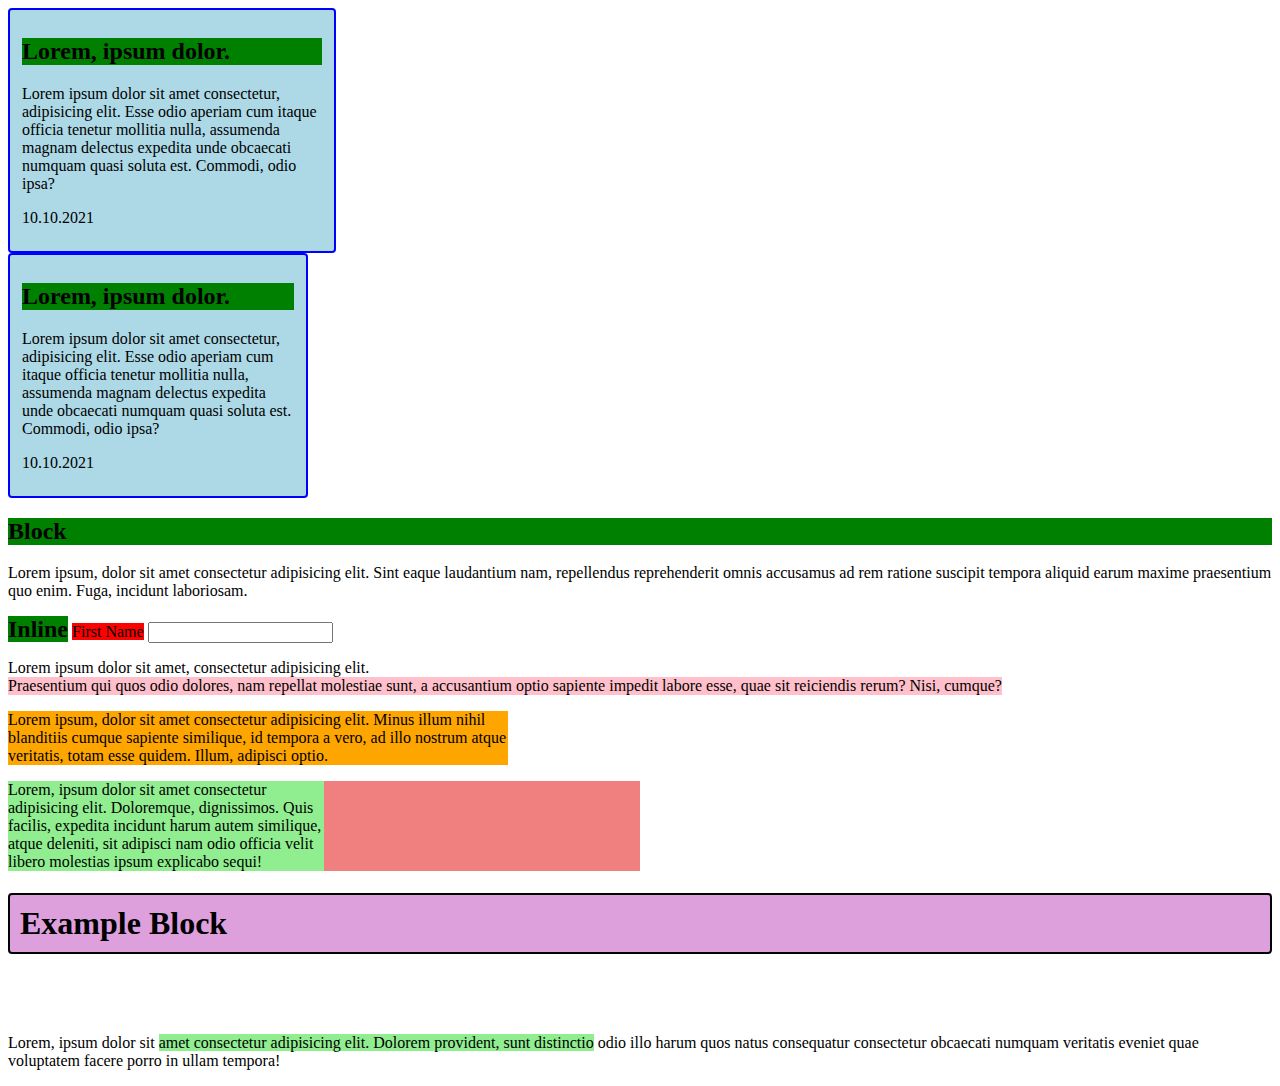
<file: box-model/index.html>
<!DOCTYPE html>
<html lang="en">
<head>
    <meta charset="UTF-8">
    <meta name="viewport" content="width=device-width, initial-scale=1.0">
    <title>Document</title>
    <link rel="stylesheet" href="style.css">
</head>
<body>

<div class="card">
    <h2>Lorem, ipsum dolor.</h2>
    <p>Lorem ipsum dolor sit amet consectetur, adipisicing elit. Esse odio aperiam cum itaque officia tenetur mollitia nulla, assumenda magnam delectus expedita unde obcaecati numquam quasi soluta est. Commodi, odio ipsa?</p>
    <p class="date">10.10.2021</p>
</div>


<div class="card fixed">
    <h2>Lorem, ipsum dolor.</h2>
    <p>Lorem ipsum dolor sit amet consectetur, adipisicing elit. Esse odio aperiam cum itaque officia tenetur mollitia nulla, assumenda magnam delectus expedita unde obcaecati numquam quasi soluta est. Commodi, odio ipsa?</p>
    <p class="date">10.10.2021</p>
</div>









    
    <h2>Block</h2>
    <p>
        <block>Lorem ipsum, dolor sit amet consectetur adipisicing elit. Sint eaque laudantium nam, repellendus reprehenderit omnis accusamus ad rem ratione suscipit tempora aliquid earum maxime praesentium quo enim. Fuga, incidunt laboriosam.</block>
    </p>   


    <h2 class="inline-heading" >Inline</h2>
    <label for="name">First Name</label>
    <input id="name" type="text">

<p class="text">Lorem ipsum dolor sit amet, consectetur adipisicing elit. <span class="inline">Praesentium qui quos odio dolores, nam repellat molestiae sunt, a accusantium optio sapiente impedit labore esse, quae sit reiciendis rerum? Nisi, cumque?</span> </p>


<p class="block">Lorem ipsum, dolor sit amet consectetur adipisicing elit. Minus illum nihil blanditiis cumque sapiente similique, id tempora a vero, ad illo nostrum atque veritatis, totam esse quidem. Illum, adipisci optio.</p>

<div class="half-container">
    <p class="half-text">Lorem, ipsum dolor sit amet consectetur adipisicing elit. Doloremque, dignissimos. Quis facilis, expedita incidunt harum autem similique, atque deleniti, sit adipisci nam odio officia velit libero molestias ipsum explicabo sequi!</p>
</div>

<h1 class="secondBlockExample">Example Block</h1>


<p>Lorem, ipsum dolor sit <span class="secondInlineExample">amet consectetur adipisicing elit. Dolorem provident, sunt distinctio</span> odio illo harum quos natus consequatur consectetur obcaecati numquam veritatis eveniet quae voluptatem facere porro in ullam tempora!</p>

</body>
</html>
</file>
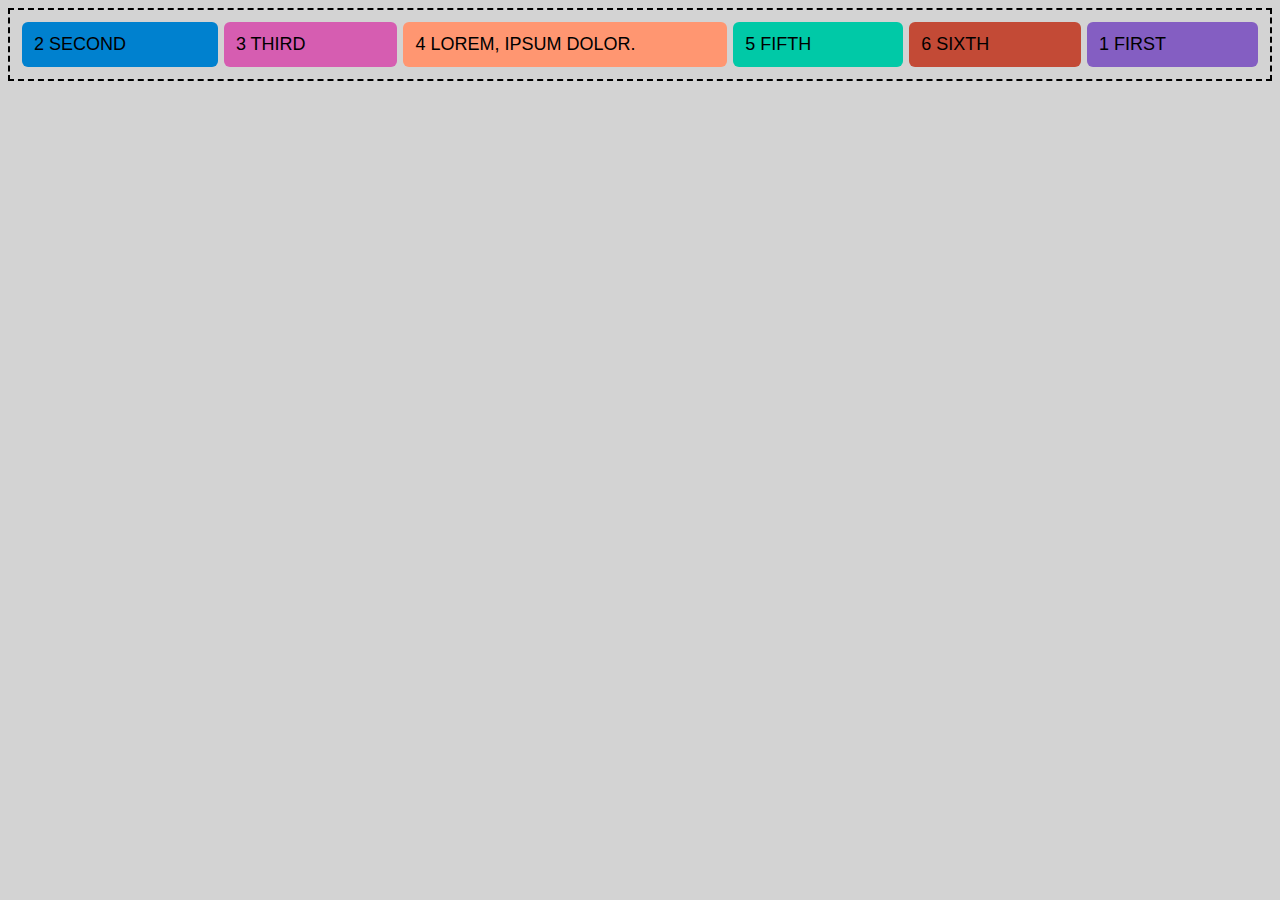
<file: flex/index.html>
<!DOCTYPE html>
<html lang="en">
<head>
    <meta charset="UTF-8">
    <meta name="viewport" content="width=device-width, initial-scale=1.0">
    <title>Document</title>
    <link rel="stylesheet" href="style.css">
</head>
<body>
    <section class="container">
        <div class="item">1 First</div>
        <div class="item">2 Second</div>
        <div class="item">3 Third</div>
        <div class="item">4 Lorem, ipsum dolor.</div>
        <div class="item">5 Fifth</div>
        <div class="item">6 Sixth</div>
    </section>
    
</body>
</html>
</file>
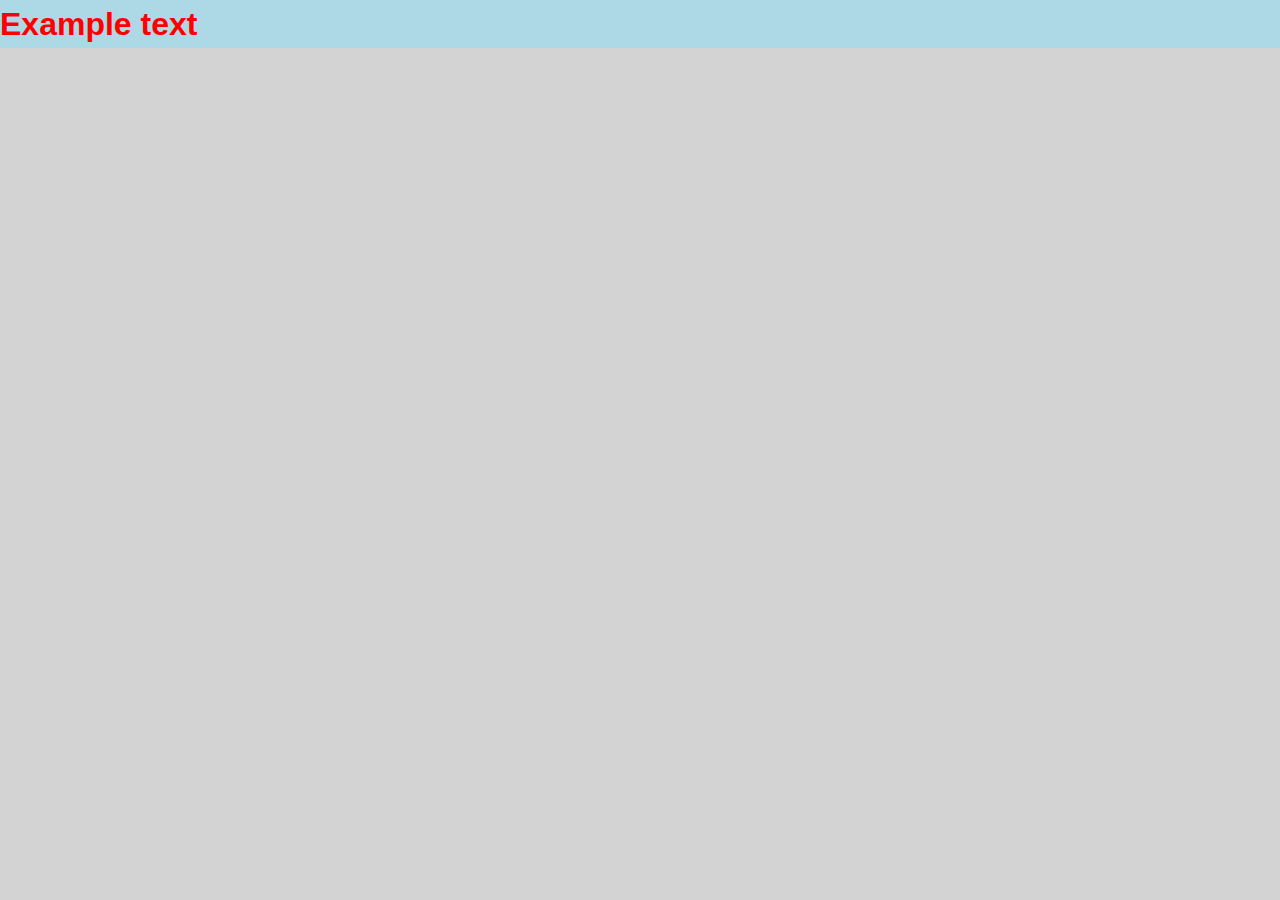
<file: media-queries/index.html>
<!DOCTYPE html>
<html lang="en">
<head>
    <meta charset="UTF-8">
    <meta name="viewport" content="width=device-width, initial-scale=1.0">
    <title>Document</title>
    <link rel="stylesheet" href="reset.css">
    <link rel="stylesheet" href="style.css">
</head>
<body>
    <h1>Example text</h1>
</body>
</html>
</file>
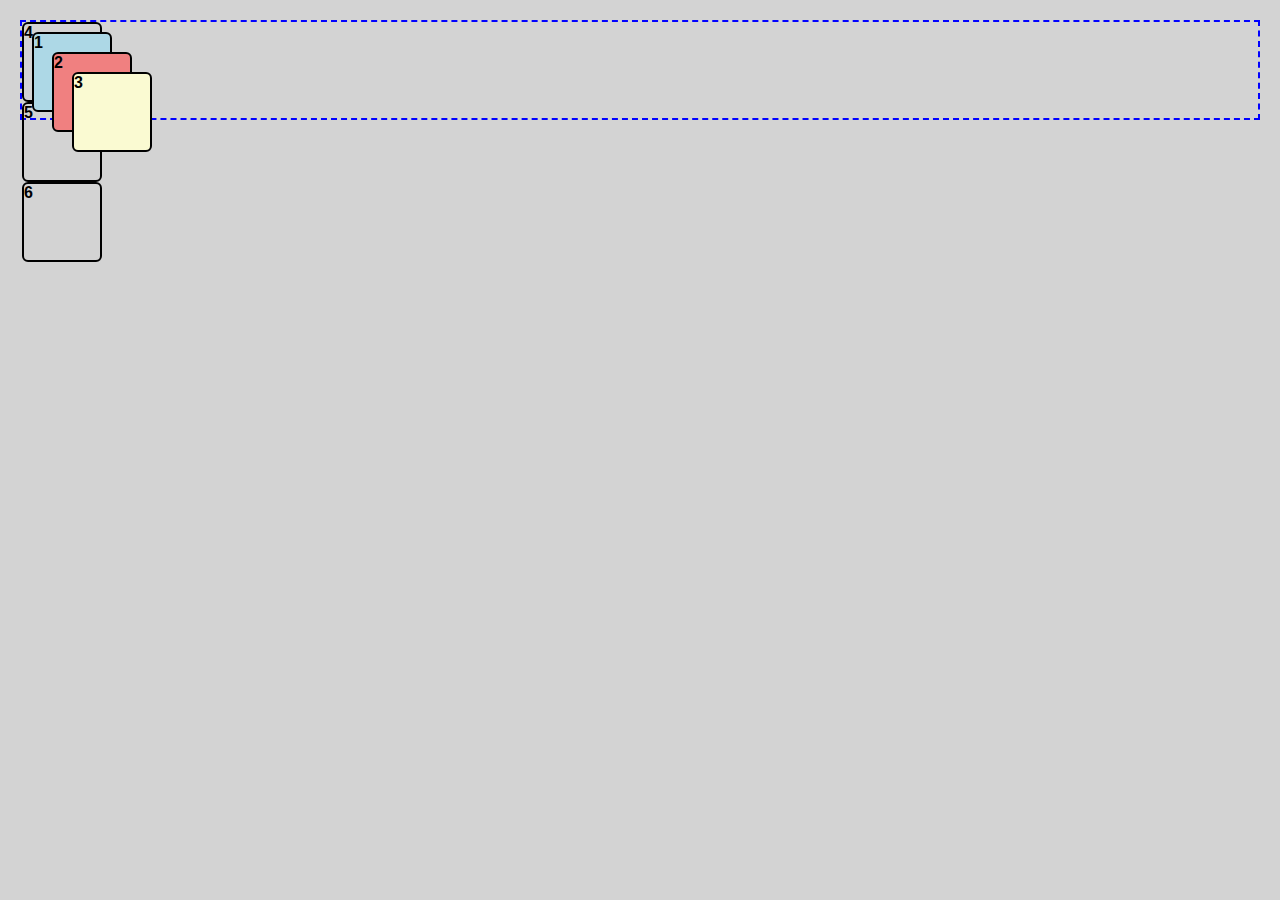
<file: position-grid/grid-demo-03/index.html>
<!DOCTYPE html>
<html lang="en">
<head>
    <meta charset="UTF-8">
    <meta name="viewport" content="width=device-width, initial-scale=1.0">
    <title>Document</title>
    <link rel="stylesheet" href="style.css">
</head>
<body>
    <section class="container">
        <div class="item el1">1</div>
        <div class="item el2">2</div>
        <div class="item el3">3</div>
        <div class="group">
            <div class="item el4">4</div>
            <div class="item el5">5</div>
            <div class="item el6">6</div>
        </div>

    </section>
    
</body>
</html>
</file>
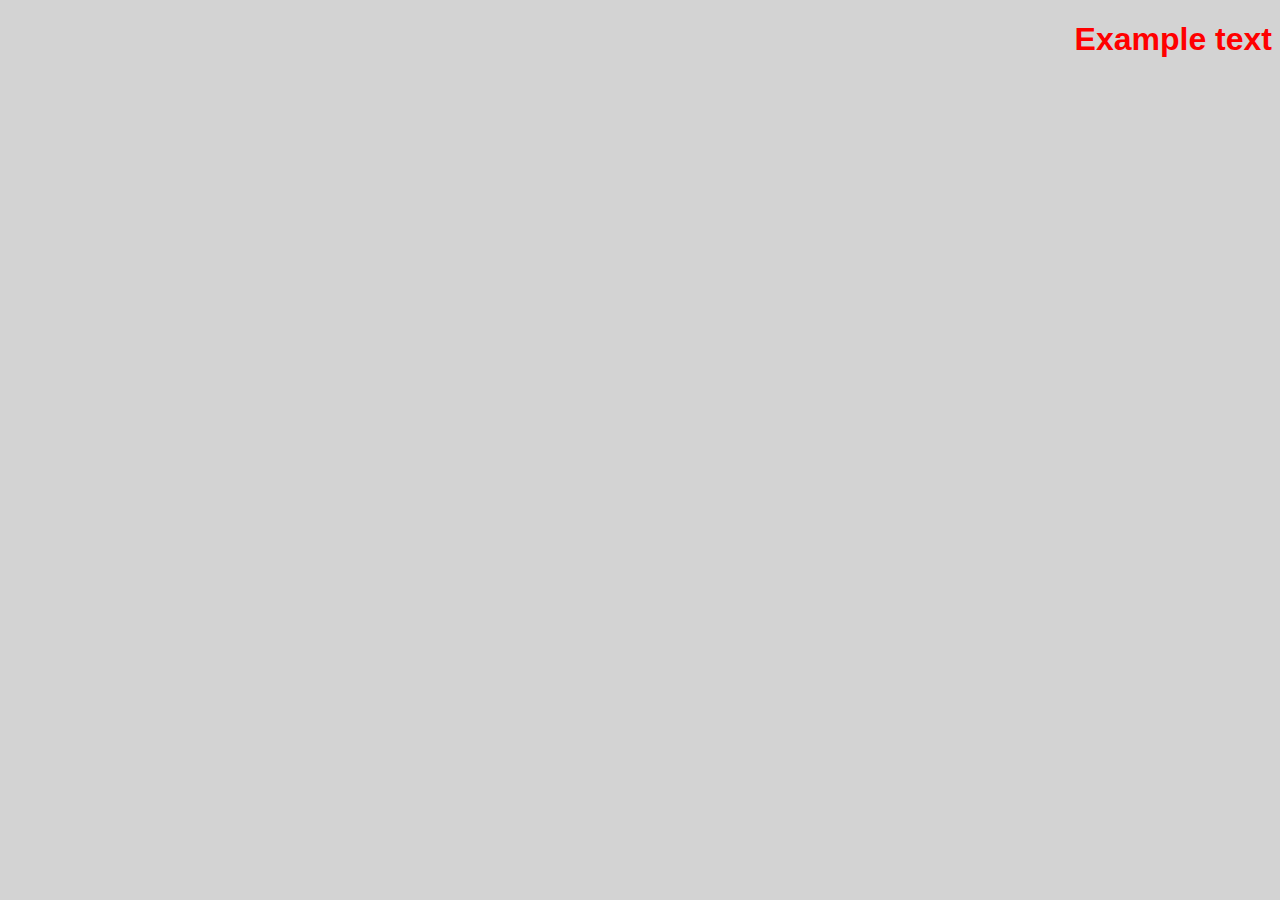
<file: media-queries/11-responsive-and-media-queries/example/index.html>
<!DOCTYPE html>
<html lang="en">
<head>
    <meta charset="UTF-8">
    <meta http-equiv="X-UA-Compatible" content="IE=edge">
    <meta name="viewport" content="width=device-width, initial-scale=1.0">
    <title>Document</title>
    <link rel="stylesheet" href="style.css">
</head>
<body>

    <h1>Example text</h1>
    
</body>
</html>
</file>
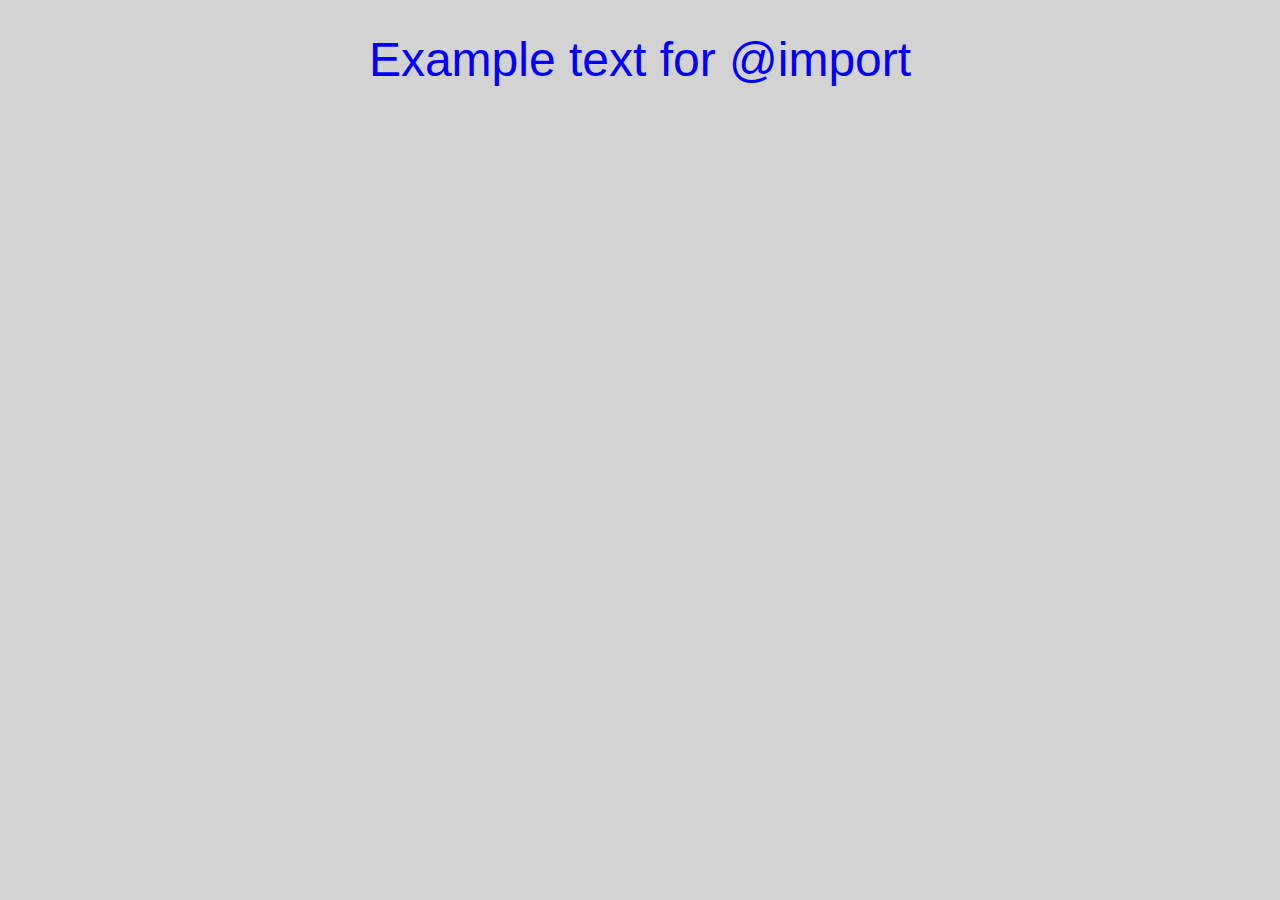
<file: media-queries/11-responsive-and-media-queries/import-example/index.html>
<!DOCTYPE html>
<html lang="en">
<head>
    <meta charset="UTF-8">
    <meta http-equiv="X-UA-Compatible" content="IE=edge">
    <meta name="viewport" content="width=device-width, initial-scale=1.0">
    <title>Document</title>
    <link rel="stylesheet" href="style.css">
</head>
<body>

    <h1 class="title">Example text for @import</h1>
    
</body>
</html>
</file>
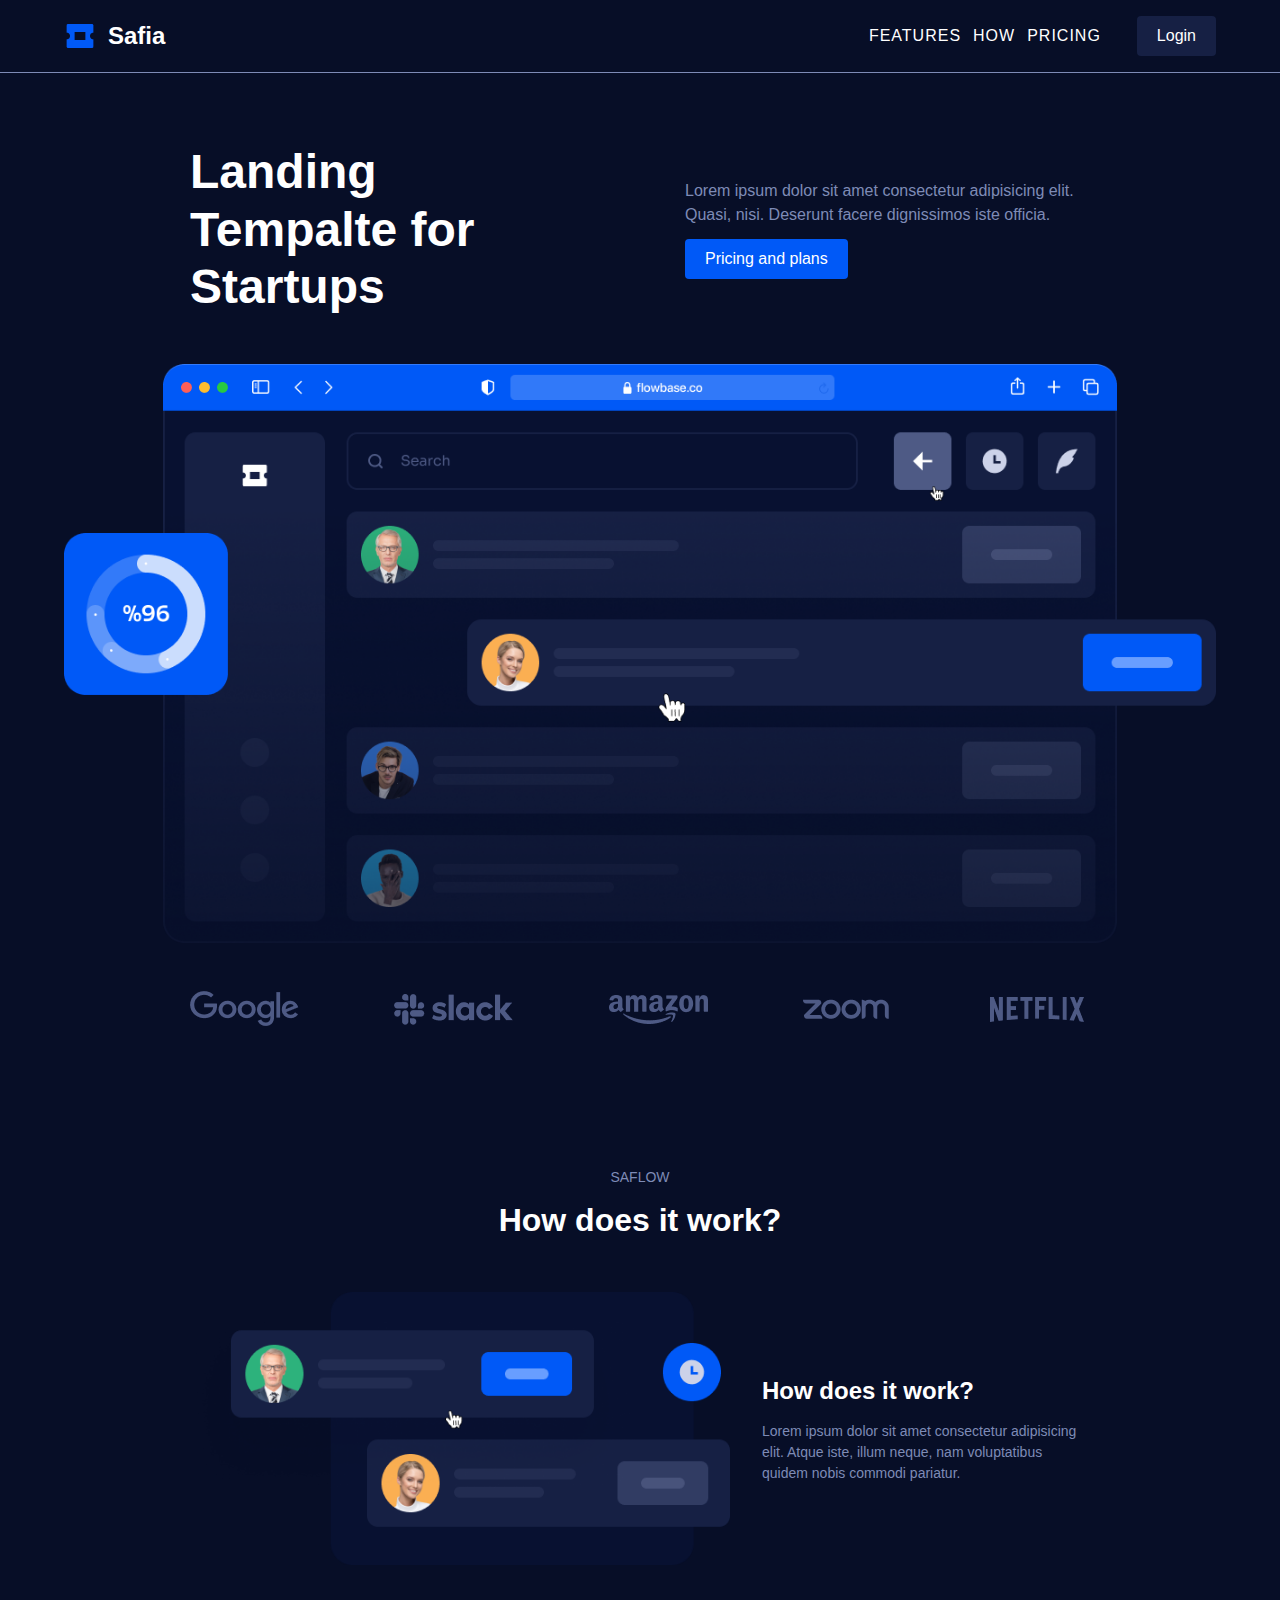
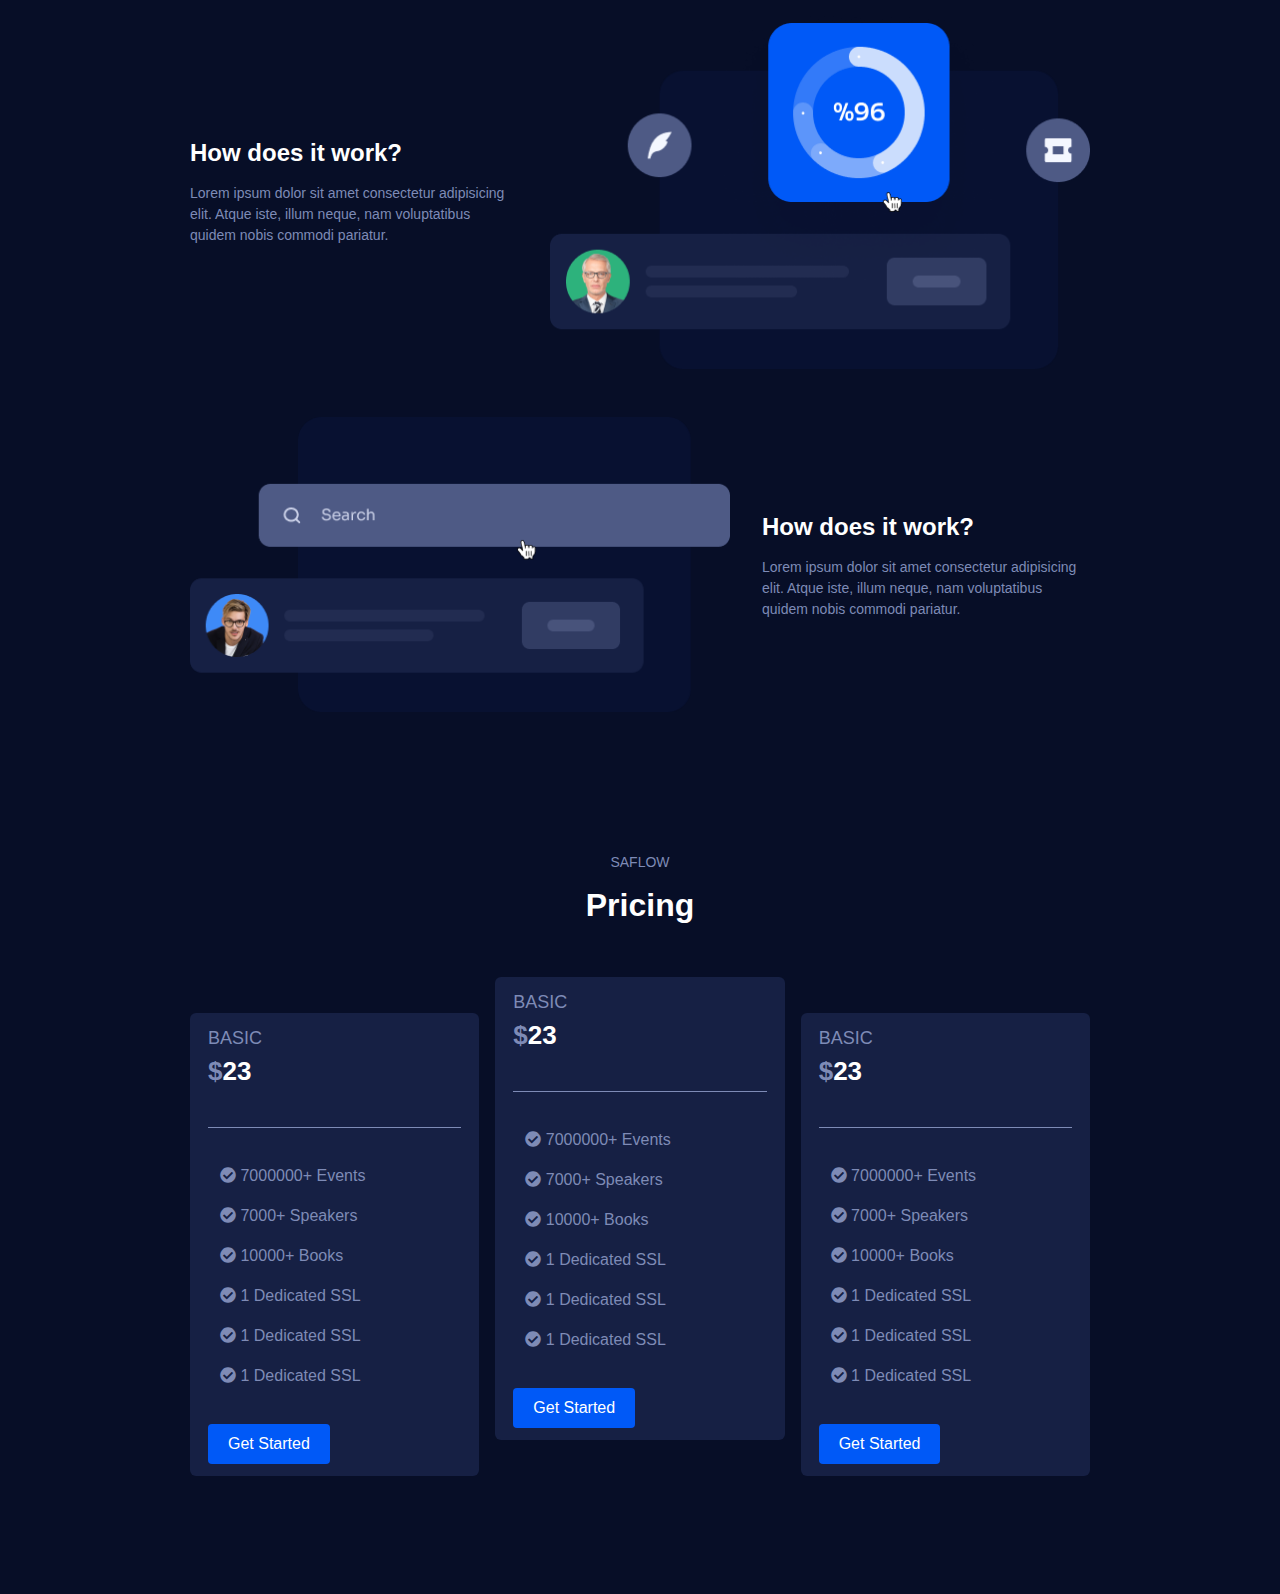
<file: media-queries/11-responsive-and-media-queries/safia-website/index.html>
<!DOCTYPE html>
<html lang="en">
  <head>
    <meta charset="UTF-8" />
    <meta http-equiv="X-UA-Compatible" content="IE=edge" />
    <meta name="viewport" content="width=device-width, initial-scale=1.0" />
    <title>Safia</title>
    <link
      rel="stylesheet"
      href="https://use.fontawesome.com/releases/v5.10.2/css/all.css"
    />
    <link rel="stylesheet" href="styles/reset.css" />
    <link rel="stylesheet" href="styles/main.css" />
  </head>
  <body>
    <header class="header">
      <img src="./img/logo.png" alt="Logo" class="logo" />
      <h2 class="logo-text">Safia</h2>

      <nav class="navigation">
        <ul class="nav-list" role="list">
          <li class="nav-item">
            <a href="#features">Features</a>
          </li>
          <li class="nav-item">
            <a href="#how">How</a>
          </li>
          <li class="nav-item">
            <a href="#pricing">Pricing</a>
          </li>
        </ul>
      </nav>

      <button class="btn">Login</button>
    </header>

    <main>
      <section id="hero">
        <div class="welcome">
          <h1 class="title">Landing Tempalte for Startups</h1>

          <div>
            <p class="info">
              Lorem ipsum dolor sit amet consectetur adipisicing elit. Quasi,
              nisi. Deserunt facere dignissimos iste officia.
            </p>

            <button class="btn btn-primary">Pricing and plans</button>
          </div>
        </div>

        <img src="./img/hero.png" alt="Hero" class="hero-img" />

        <ul class="partners" role="list">
          <li class="partner">
            <img src="img/google.png" alt="Google" />
          </li>
          <li class="partner">
            <img src="img/slack.png" alt="slack" />
          </li>
          <li class="partner">
            <img src="img/amazon.png" alt="amazon" />
          </li>
          <li class="partner">
            <img src="img/zoom.png" alt="zoom" />
          </li>
          <li class="partner">
            <img src="img/netflix.png" alt="netflix" />
          </li>
        </ul>
      </section>

      <section id="how">
        <p class="section-subtitle">SAFLOW</p>
        <h2 class="section-title">How does it work?</h2>

        <div class="row">
          <img src="./img/group-1.png" alt="Group 1" class="row-img" />

          <div class="row-text">
            <h3 class="title">How does it work?</h3>
            <p class="desc">
              Lorem ipsum dolor sit amet consectetur adipisicing elit. Atque
              iste, illum neque, nam voluptatibus quidem nobis commodi pariatur.
            </p>
          </div>
        </div>

        <div class="row">
          <img src="./img/group-2.png" alt="Group 2" class="row-img" />

          <div class="row-text">
            <h3 class="title">How does it work?</h3>
            <p class="desc">
              Lorem ipsum dolor sit amet consectetur adipisicing elit. Atque
              iste, illum neque, nam voluptatibus quidem nobis commodi pariatur.
            </p>
          </div>
        </div>

        <div class="row">
          <img src="./img/group-3.png" alt="Group 3" class="row-img" />

          <div class="row-text">
            <h3 class="title">How does it work?</h3>
            <p class="desc">
              Lorem ipsum dolor sit amet consectetur adipisicing elit. Atque
              iste, illum neque, nam voluptatibus quidem nobis commodi pariatur.
            </p>
          </div>
        </div>
      </section>

      <section id="pricing">
        <p class="section-subtitle">SAFLOW</p>
        <h2 class="section-title">Pricing</h2>

        <div class="plans">
          <article class="plan">
            <h3 class="title">
              BASIC
              <span class="price"> <span class="dollar-sign">$</span>23 </span>
            </h3>

            <ul class="features" role="list">
              <li class="feat">
                <i class="fas fa-check-circle"></i>
                <span> 7000000+ Events </span>
              </li>
              <li class="feat">
                <i class="fas fa-check-circle"></i> <span>7000+ Speakers</span>
              </li>
              <li class="feat">
                <i class="fas fa-check-circle"></i> <span>10000+ Books</span>
              </li>
              <li class="feat">
                <i class="fas fa-check-circle"></i> <span>1 Dedicated SSL</span>
              </li>
              <li class="feat">
                <i class="fas fa-check-circle"></i> <span>1 Dedicated SSL</span>
              </li>
              <li class="feat">
                <i class="fas fa-check-circle"></i> <span>1 Dedicated SSL</span>
              </li>
            </ul>

            <button class="btn btn-primary">Get Started</button>
          </article>

          <article class="plan promo">
            <h3 class="title">
              BASIC
              <span class="price"> <span class="dollar-sign">$</span>23 </span>
            </h3>

            <ul class="features" role="list">
              <li class="feat">
                <i class="fas fa-check-circle"></i>
                <span> 7000000+ Events </span>
              </li>
              <li class="feat">
                <i class="fas fa-check-circle"></i> <span>7000+ Speakers</span>
              </li>
              <li class="feat">
                <i class="fas fa-check-circle"></i> <span>10000+ Books</span>
              </li>
              <li class="feat">
                <i class="fas fa-check-circle"></i> <span>1 Dedicated SSL</span>
              </li>
              <li class="feat">
                <i class="fas fa-check-circle"></i> <span>1 Dedicated SSL</span>
              </li>
              <li class="feat">
                <i class="fas fa-check-circle"></i> <span>1 Dedicated SSL</span>
              </li>
            </ul>

            <button class="btn btn-primary">Get Started</button>
          </article>

          <article class="plan">
            <h3 class="title">
              BASIC
              <span class="price"> <span class="dollar-sign">$</span>23 </span>
            </h3>

            <ul class="features" role="list">
              <li class="feat">
                <i class="fas fa-check-circle"></i>
                <span> 7000000+ Events </span>
              </li>
              <li class="feat">
                <i class="fas fa-check-circle"></i> <span>7000+ Speakers</span>
              </li>
              <li class="feat">
                <i class="fas fa-check-circle"></i> <span>10000+ Books</span>
              </li>
              <li class="feat">
                <i class="fas fa-check-circle"></i> <span>1 Dedicated SSL</span>
              </li>
              <li class="feat">
                <i class="fas fa-check-circle"></i> <span>1 Dedicated SSL</span>
              </li>
              <li class="feat">
                <i class="fas fa-check-circle"></i> <span>1 Dedicated SSL</span>
              </li>
            </ul>

            <button class="btn btn-primary">Get Started</button>
          </article>
        </div>
      </section>
    </main>
  </body>
</html>
</file>
<file: box-model/style.css>
h2{
    background-color: green;
}


.block{
    display: block;
    background-color: orange;
    width: 500px;
    
}


label{
    background-color: red;
}

.inline{
    background-color: pink;
    display: inline-block;
}

.inline-heading{
    display: inline;
}

.half-container{
    background-color: lightcoral;
    width: 50%;
}

.half-text{
    background-color: lightgreen;
    width: 50%;
}



.secondBlockExample{
    background-color: plum;
    padding: 10px 10px 10px 10px;
    margin-bottom: 80px;
    border: 2px solid black;
    border-radius: 4px;
}

.secondInlineExample{
    background-color: lightgreen;
}

.card{
    background-color:  lightblue;
    border-radius: 4px;
    padding: 8px 12px;
    width: 300px;
    border: 2px solid blue;

}

/* We use border box to make sure the outside box stays the same */
.card.fixed{
    box-sizing: border-box;
}
</file>
<file: flex/style.css>
* {
    box-sizing: border-box;
}

body {
    font-family: Arial, Helvetica, sans-serif;
    background-color: lightgray;
}

.container {
    padding: 12px;
    border: 2px dashed black;
}

.item {
    padding: 12px;
    font-size: 18px;
    text-transform: uppercase;
    border-radius: 6px;
}

.item:nth-child(1){
    background-color: #845ec2;
}

.item:nth-child(2){
    background-color: #0081cf;
}

.item:nth-child(3){
    background-color: #d65db1;
}

.item:nth-child(4){
    background-color: #ff9671;
}

.item:nth-child(5){
    background-color: #00c9a7;
}

.item:nth-child(6){
    background-color: #c34a36;
}


.container {
    display: flex;
    flex-direction: row;
    flex-wrap: wrap;
    justify-content: space-evenly;
    align-items: center;
    align-content: flex-start;

    gap: 6px;
    
    /* If we need more space between elements use  gap:30px; */

    /* height: 500px;
    display: flex;
    flex-direction: column;
    flex-wrap: wrap;
    justify-content: space-evenly;
    align-items: center; */

}

.item:nth-child(1){
    order: 3;
}

.item{
    /* How much elements shrink or grow with change of container size */
    /* flex-shrink: 1;
    flex-grow: 1;
    flex-basis: 120px; */

    /* This flex combines all three flex options above ^ */
    flex: 1 1 auto;
}


/* We can control only 1 element and how it behaves */
/* .item:nth-child(2){
    align-self: flex-end;
} */
</file>
<file: media-queries/style.css>
body {
    font-family: Arial, Helvetica, sans-serif;
    background-color: lightgray;
}

h1 {
    color: red;
}


@media (min-width:600px) and (max-width: 900px){
    h1 {
        color: green;
    }
}

@media (orientation:landscape){
    h1{
        background-color: lightblue;
    }
}
</file>
<file: position-grid/grid-demo-03/style.css>
* {
    box-sizing: border-box;
}

body{
    font-family: Arial, Helvetica, sans-serif;
    background-color: lightgray;
    padding: 12px;
}

.container{
    position: relative;
    border: 2px dashed blue;
    height: 100px;
}

.item{
    width: 80px;
    height: 80px;
    font-weight: bold;
    border-radius: 6px;
    pad: 6px;
    border: 2px solid black;

}

.el1{
    background-color: lightblue;
    position: absolute;
    top: 10px;
    left: 10px;
    /* z-index is how much in front you want it,
     the bigger the number, the more in front it goes*/
    /* z-index: 1; */
}

.el2{
    background-color: lightcoral;
    position: absolute;
    top: 30px;
    left: 30px;
    /* z-index: -1; */
}

.el3{
    background-color: lightgoldenrodyellow;
    position: absolute;
    top: 50px;
    left: 50px;
}
</file>
<file: media-queries/11-responsive-and-media-queries/example/style.css>
body {
  font-family: Arial, Helvetica, sans-serif;
  background-color: lightgray;
}

h1 {
  color: red !important;
  font-size: 2rem;
  text-align: center;
  font-weight: normal;
}

@media (min-width: 600px) {
  h1 {
    color: green;
    font-weight: bold;
  }
}

@media (min-width: 800px) {
  h1 {
    color: orange;
    text-align: right;
  }
}
</file>
<file: media-queries/11-responsive-and-media-queries/import-example/style.css>
@import "./orange.css" screen and (min-width: 600px);
@import "./blue.css" screen and (min-width: 900px);

body {
  font-family: Arial, Helvetica, sans-serif;
  background-color: lightgray;
}

h1 {
  color: red;
  font-size: 2rem;
  text-align: center;
  font-weight: normal;
}
</file>
<file: media-queries/11-responsive-and-media-queries/safia-website/styles/main.css>
/* 
  bg - #070e27
  bg-light - #162044
  priamry - #0059f7
  gray - #7e8bb6
*/

html {
  scroll-behavior: smooth;
}

body {
  font-family: Arial, Helvetica, sans-serif;
  background-color: #070e27;
  color: #fff;
}

p {
  color: #7e8bb6;
}

.header {
  padding: 16px 64px;
  display: flex;
  align-items: center;
  gap: 12px;
  border-bottom: 1px solid #7e8bb6;
  position: sticky;
  top: 0px;
  background-color: #070e27;
}

.header .navigation {
  margin-left: auto;
  margin-right: 24px;
}

.header .nav-list {
  display: flex;
  gap: 12px;
}

.header .nav-list a {
  text-decoration: none;
  color: #fff;
  text-transform: uppercase;
  letter-spacing: 1px;
}

/* Buttons */

.btn {
  border: none;
  border-radius: 4px;
  background-color: #162044;
  color: #fff;
  padding: 8px 20px;
  cursor: pointer;
}

.btn.btn-primary {
  background-color: #0059f7;
}

/* Global styles */

.section-subtitle {
  text-align: center;
  font-size: 14px;
  margin-bottom: 8px;
}

.section-title {
  text-align: center;
  font-size: 32px;
  margin-bottom: 48px;
}

/* Hero */

#hero {
  padding: 70px 64px;
}

#hero .welcome {
  max-width: 900px;
  margin: 0 auto 48px auto;
  display: flex;
  justify-content: space-between;
  align-items: center;
}

#hero .welcome > * {
  width: 45%;
}

#hero .welcome .title {
  font-size: 48px;
  line-height: 1.2;
}

#hero .welcome .info {
  margin-bottom: 12px;
}

#hero .hero-img {
  margin: 0 auto 48px auto;
}

#hero .partners {
  max-width: 900px;
  margin: 0 auto;
  display: flex;
  justify-content: space-between;
  align-items: center;
  gap: 8px;
}

/* ------------------
    HOW section
------------------ */

#how {
  padding: 70px 64px;
}

#how .row {
  display: flex;
  align-items: center;
  gap: 32px;
  max-width: 900px;
  margin: 0 auto;
}

#how .row:nth-child(even) {
  flex-direction: row-reverse;
}

#how .row:not(:last-child) {
  margin-bottom: 48px;
}

#how .row .row-img {
  width: 60%;
}

#how .row .title {
  font-size: 24px;
  margin-bottom: 12px;
}

#how .row .desc {
  font-size: 14px;
}

@media screen and (max-width: 767px) {
  /* #hero .welcome {
    flex-direction: column;
    gap: 24px;
    text-align: center;
  } */

  #hero .welcome .title {
    width: 100%;
  }

  #hero .welcome > div {
    width: 60%;
  }

  /* How section */
  #how .row {
    gap: 18px;
  }

  #how .row:not(:last-child) {
    margin-bottom: 36px;
  }

  #how .row .row-img {
    width: 50%;
  }
}

@media screen and (max-width: 600px) {
  /* Header */
  .header .navigation {
    display: none;
  }

  .header .btn {
    margin-left: auto;
  }

  /* Hero */
  #hero .welcome > div {
    width: 80%;
  }

  /* How section */
  #how .row {
    flex-direction: column;
    text-align: center;
  }
  #how .row:nth-child(even) {
    flex-direction: column;
  }
  #how .row .row-img {
    width: 80%;
  }
}

/* Pricing + mobile first */
#pricing {
  padding: 70px 64px;
}
#pricing .plans .plan {
  padding: 12px 18px;
  border-radius: 6px;
  background-color: #162044;
}

#pricing .plans .plan:not(:last-child) {
  margin-bottom: 24px;
}

#pricing .plans .plan .title {
  font-size: 18px;
  font-weight: normal;
  color: #7e8bb6;
  padding-bottom: 36px;
  border-bottom: 1px solid #7e8bb6;
  margin-bottom: 36px;
}

#pricing .plans .plan .title .price {
  display: block;
  font-size: 26px;
  font-weight: bold;
  color: #fff;
}

#pricing .plans .plan .title .price .dollar-sign {
  color: #7e8bb6;
}

#pricing .plans .plan .features {
  color: #7e8bb6;
  margin: 0 12px 36px 12px;
}

#pricing .plans .plan .features .feat:not(:last-child) {
  margin-bottom: 16px;
}

@media screen and (min-width: 560px) {
  #pricing .plans {
    max-width: 900px;
    margin: 0 auto 48px auto;
    display: grid;
    grid-template-columns: repeat(2, 1fr);
    gap: 16px;
  }

  #pricing .plans .plan:not(:last-child) {
    margin-bottom: 0px;
  }
}

@media screen and (min-width: 1024px) {
  #pricing .plans {
    grid-template-columns: repeat(3, 1fr);
    align-items: end;
  }

  #pricing .plans .plan.promo {
    margin-bottom: 36px;
  }
}
</file>
